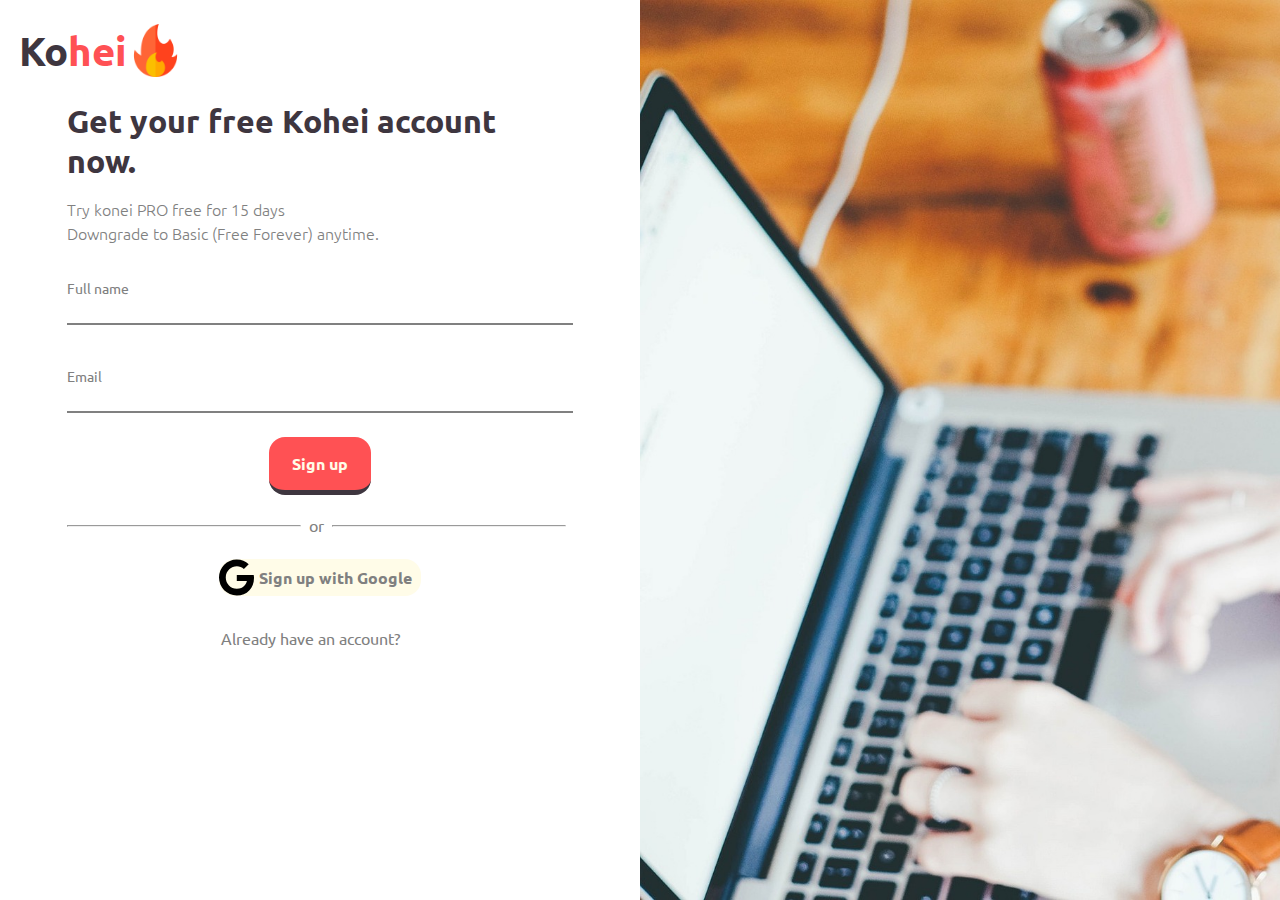
<file: login-form/index.html>
<!DOCTYPE html>
<html lang="en">
<head>
	<meta charset="UTF-8">
	<meta name="viewport" content="width=device-width, initial-scale=1.0">
	<title>
		Login - Kohei
	</title>
	<link rel="stylesheet" href="style.css">
	<link rel="icon" href="../images/fire.png">
</head>
<body>

	<!-- contaienr -->
	<div class="container">
		
		<!--logo -->
		<header class="logo">
			<h1 class="title-logo">
				Ko<span>hei</span>
			</h1>
		</header>
		
		<!-- login -->
		<main class="login">
			<div class="box-login">
				
				<!-- login message -->
				<div class="message-login">
					<h1 class="message-title">
						Get your free Ko<span>hei</span> account now.
					</h1>

					<h2 class="message-subtitle">
						Try konei PRO free for 15 days <br>
						Downgrade to Basic (Free Forever) anytime.
					</h2>
				</div>

				<!-- login form -->
				<form class="form">
					
					<!-- info -->
					<label for="full-name">Full name</label>
					<input type="text" id="full-name" class="full-name input" name="full-name">

					<label for="email">Email</label>
					<input type="email" id="email" class="email input" name="email">

					<!-- sign up button -->
					<input type="button" class="btn btn-default input" value="Sign up">
					<br>

					<div class="or">
						<hr class="line">
						<p>or</p>
						<hr class="line">
					</div>
					<br>

					<!-- sing up google button-->
					<input type="button" class="btn btn-google input" value="Sign up with Google">
				</form>
			</div>

			<!-- info already account -->
			<p class="footer"><a href="#" class="link">Already have an account?</a></p>
		</main>
	</div>
	<div class="image-aside"></div>
</body>
</html>
</file>
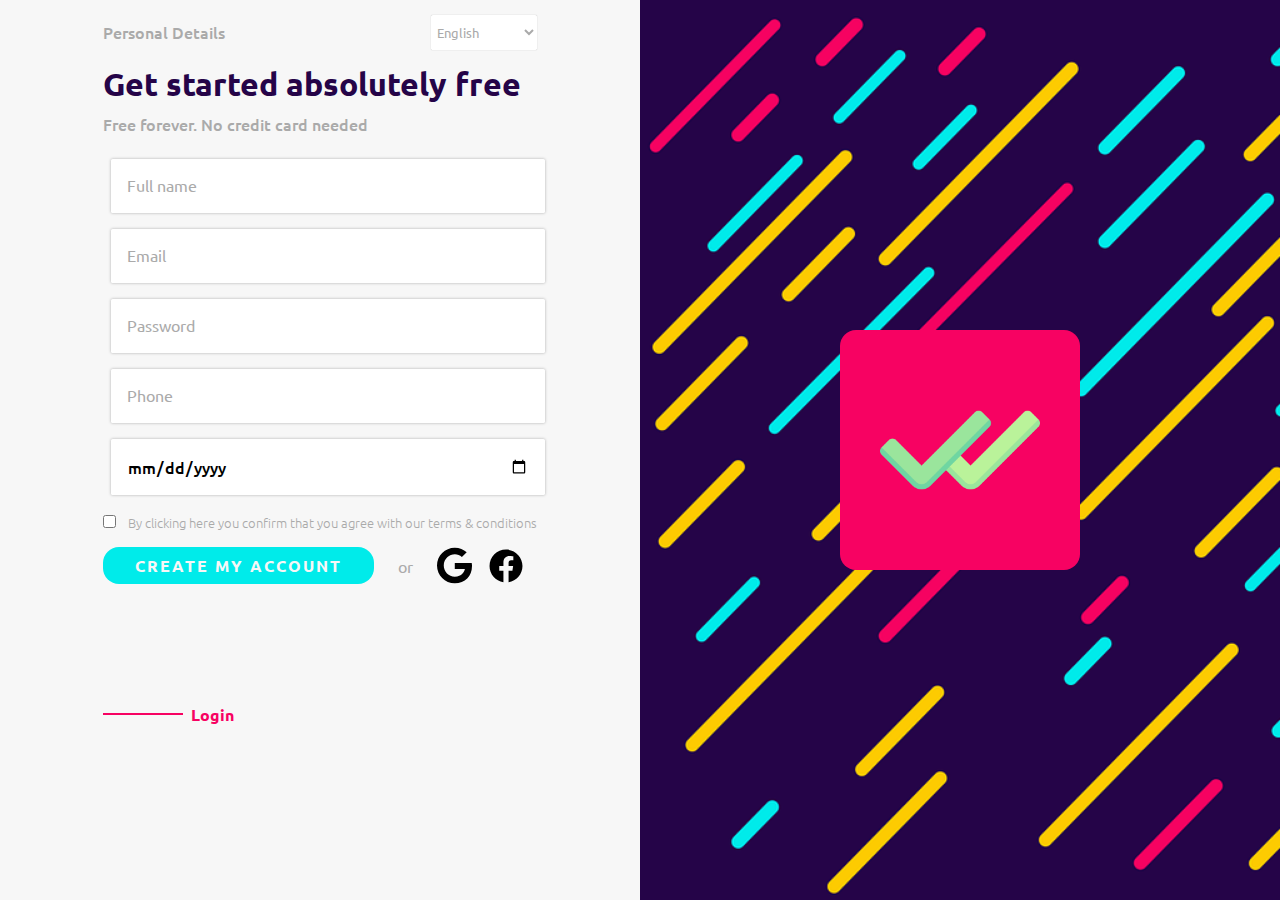
<file: register-form/index.html>
<!DOCTYPE html>
<html lang="en">
<head>
	<meta charset="UTF-8">
	<meta name="viewport" content="width=device-width, initial-scale=1.0">
	<title>
		Register - Sjekk
	</title>
	<link rel="stylesheet" href="style.css">
	<link rel="icon" href=../images/double-check.png>
</head>
<body>

	<!-- Container -->
	<div class="container">
		<!-- Header -->
		<div class="header">
				
			<!-- Personal Details -->
			<p class="text-header">
				Personal Details
			</p>

			<!-- Languages Selection -->
			<select name="languages" id="languages" class="languages">
				<option value="English">
					English
				</option>
				<option value="Portuguese">
					Portuguese
				</option>
			</select>
		</div>

		<!-- Login Box -->
		<main class="login-box">

			<!-- Text Login -->
			<div class="text-login">
				
				<!-- Title -->
				<h1 class="title">
					Get started absolutely free
				</h1>

				<!-- Subtitle -->
				<h2 class="subtitle">
					Free forever. No credit card needed
				</h2>
			</div>

			<!-- Form -->
			<form class="form">

				<!-- Inputs -->
				<div class="input-box">
					<input id="full-name" type="text" class="input full-name" name="full-name"  required>
					<label for="full-name" class="placeholder">
						Full name
					</label>
				</div>

				<div class="input-box">
					<input id="email" type="text" class="input email" name="email" required>
					<label for="email" class="placeholder">
						Email
					</label>
				</div>

				<div class="input-box">
					<input id="password" type="password" class="input password" name="password" required>
					<label for="password" class="placeholder">
						Password
					</label>
				</div>

				<div class="input-box">
					<input id="phone" type="tel" class="input phone" name="phone" required>
					<label for="phone" class="placeholder">
						Phone
					</label>
				</div>

				<div class="input-box">
					<input type="date" class="input date" name="date" required="required">
				</div>

				<!-- Confirm box -->
				<div class="confirm-box">
					<input id="checkbox" type="checkbox" class="checkbox" name="checkbox" required>
					<label for="checkbox" class="checkbox-label">
						By clicking here you confirm that you agree  with our terms & conditions
					</label>
				</div>

				<!-- Buttons/Submit box-->
				<div class="submit-box">
					
					<!-- Button default -->
					<input type="submit" class="btn-submit" value="CREATE MY ACCOUNT">

					<!-- or separation -->
					<p class="or">or</p>

					<!-- Buttons Midias -->
					<div class="midias">
						<!-- Button google -->
						<button class="btn btn-google"></button>

						<!-- Button facebook -->
						<button class="btn btn-facebook"></button>
					</div>
				</div>
			</form>
		</main>

		<!-- Footer -->
		<div class="footer">
			<hr class="line">
			<p>
				<a href="#" class="login-link">login</a>
			</p>
		</div>

	</div>

	<!-- Image side -->
	<div class="image-side">
		<div class="box-logo">
			<div class="image-logo"></div>
		</div>
	</div>
</body>
</html>
</file>
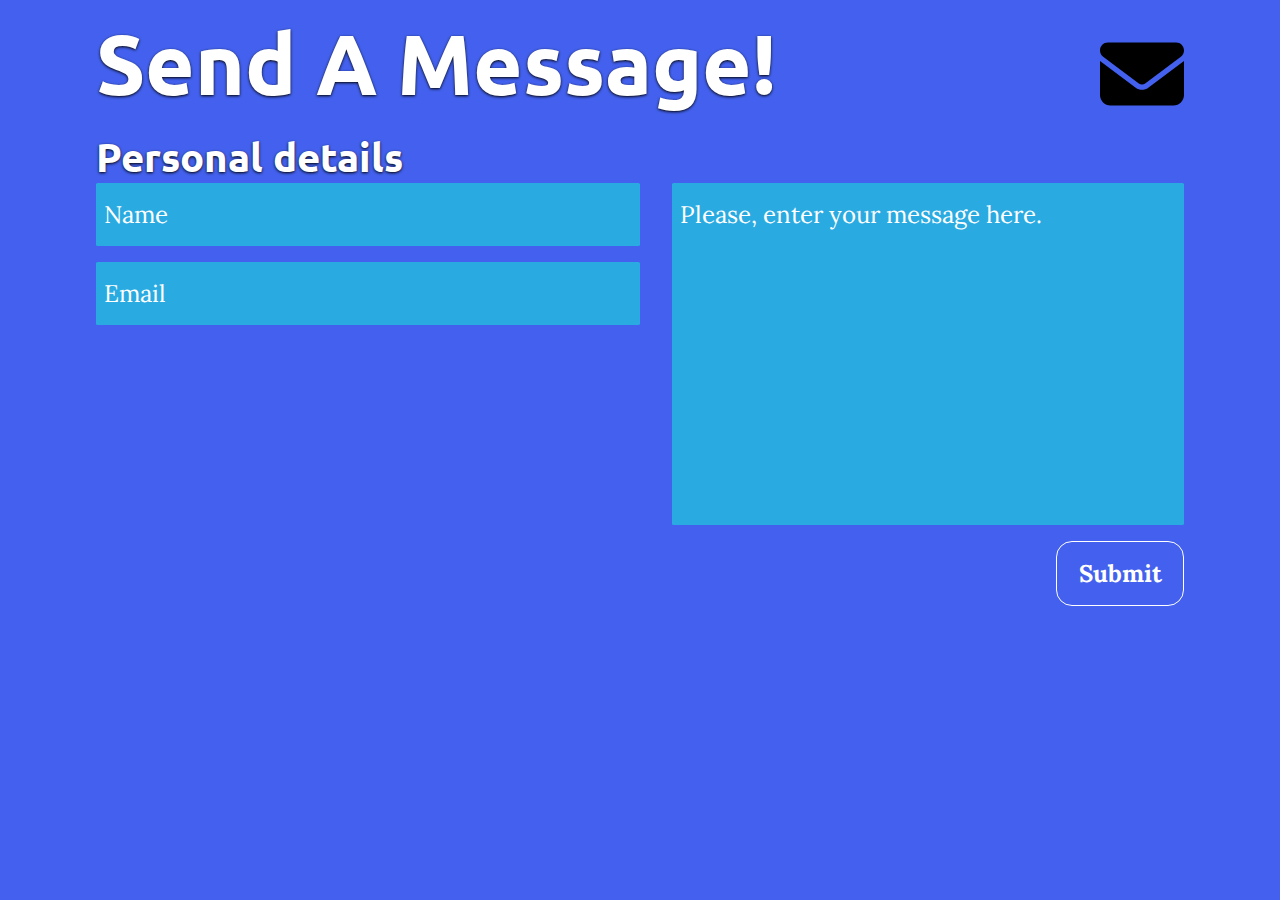
<file: send-a-message/index.html>
<!DOCTYPE html>
<html lang="en">
<head>
	<meta charset="UTF-8">
	<meta name="viewport" content="width=device-width, initial-scale=1.0">
	<title>
		Send a message
	</title>
	<link rel="stylesheet" href="style.css">
	<link rel="icon" href="../images/envelope-solid.svg">
</head>
<body>
	<div class="container">
		
		<!-- Logo -->
		<header class="logo">

			<!-- Title -->
			<h1 class="title">
				send a message!
			</h1>

			<!-- Image -->
			<div class="img"></div>
		</header>

		<!-- Content -->
		<main class="content">

			<!-- Personal details title -->
			<h2 class="title-form">
				Personal details
			</h2>

			<!-- Form -->
			<form class="form">

				<!-- Column 1 -->
				<div class="col-one">

					<!-- Personal details form -->
					<div class="personal-details">
						<input type="text" class="name input" name="name" placeholder="Name">
						<input type="email" class="email input" name="email" placeholder="Email">
					</div>
				</div>

				<!-- Column 2 -->
				<div class="col-two">
					<div class="message-box">
						<!-- Message -->
						<textarea name="message" class="message input" cols="30" rows="10" placeholder="Please, enter your message here."></textarea>

						<!-- Send message button -->
						<input type="submit" class="submit input" value="Submit">
					</div>
				</div>
			</form>
		</main>
	</div>
</body>
</html>
</file>
<file: login-form/style.css>
@import url('https://fonts.googleapis.com/css2?family=Lora&family=Ubuntu:wght@300;400;700&display=swap');

* {
	box-sizing: border-box;
	margin: 0;
	padding: 0;
}

:root {
	/* Colors */
	--white: #FFFCE8;
	--black : #3E363F;
	--gray: #808080;
	--light-red: #FF5154;
	--color-google: #C5C6D0;

	/* Fonts */
	--font-lora: 'Lora', serif;
	--font-ubuntu: 'Ubuntu', sans-serif;

	/* Border */
	--border: 2px solid var(--black);
}

/* Layout */
body {
	font-family: var(--font-ubuntu);
}

.container {
	max-width: 90%;
	margin: 1.5rem auto;

	color: var(--black);
}

/* 1024px - laptops */
@media (min-width: 1024px) {
	body {
		height: 100vh;
		display: flex;
	}

	.container {
		max-width: 50%;
	}

	.image-aside {
		background-image: url("../images/computer-write.jpg");
		background-repeat: no-repeat;		
		background-position: left center;
		background-size: cover;
		min-width: 50%;

	}
}

/* centralize classes */
.input,
.login,
.form p,
.footer {
	margin: 0 auto;
}

/* Header/Logo */
.logo {
	text-align: center;
	max-width: 85%;

	background-image: url(../images/fire.png);
	background-size: contain;
	background-position: right;
	background-repeat: no-repeat;
}

.title-logo {
	font-size: 4.5rem;
	font-weight: 700;
}

.logo span {
	color: var(--light-red);
}

/* 768px - tablets */
@media (min-width: 768px) {
	.logo {
		max-width: 42%;
		margin: 0 auto;
		text-align: left;
	}
}

/* 1024px - laptops */
@media (min-width: 1024px) {
	.logo {
		max-width: 27%;
		margin: 0;
	}

	.title-logo {
		font-size: 2.5rem;
	}
}

/* Main/Login */
.login {
	padding: 1.5rem 3rem;
	padding-bottom: 0;
}

/* Message login */
.message-title {
	line-height: 2.5rem;

	font-weight: 700;
}

.message-subtitle {
	margin-top: .5rem;
	line-height: 1.5rem;

	color: var(--gray);
	font-size: 1rem;
	font-weight: 300
}

/* 1024px - laptops */
@media (min-width: 1024px) {
	.message-title {
		max-width: 85%
	}

	.message-subtitle {
		margin-top: 1rem;
	}
}

/* form */
.form {
	margin-top: 2rem;
}

.form label {
	color: var(--gray);
	font-size: .9rem;
}

/* All inputs */
.input {
	margin-top: .3rem;
	margin-bottom: 1rem;
	width: 100%;

	display: block;
	border: none;
	outline: none;
	border-bottom: 2px solid var(--gray);

	font-size: 1rem;
	font-weight: 700;
	font-family: var(--font-ubuntu);
}

/* 1024px - laptops */
@media (min-width: 1024px) {
	.full-name {
		margin-bottom: 2.5rem;
	}
}

.full-name:hover,
.full-name:focus,
.email:hover,
.email:focus
{
	border-bottom: 2px solid var(--light-red);
	transition: .3s ease all;
}

/* All Buttons */
.btn {
	margin-top: 1.5rem;
	margin-bottom: 0;
	padding: 1rem 0;
	border-radius: 1rem;
	border-bottom: 0;
	cursor: pointer;
}

.btn:hover,
.btn:focus
{
	box-shadow: 0 0 .5rem var(--black);
}

/* Default Button */
.btn-default {
	max-width: 40%;

	border-bottom: 5px solid var(--black);
	background-color: var(--light-red);
	color: var(--white);
}

/* 768px - tablets */
@media (min-width: 768px) {
	.btn-default {
		max-width: 20%;
	}
}

/* 'or' section */
.form p {
	max-width: 5%;
	color: var(--gray);
	float: left;
	margin-left: .5rem;
	margin-right: .5rem;
}

.line {
	min-width: 45.2%;
	background-color: #bbb;
	float: left;
	margin: 3% 0;
}

/* 768px - tablets */
@media (min-width: 768px) {
	.line {
		min-width: 47.2%;
		margin: 2% 0;
	}
}

/* 1024px - laptops */
@media (min-width: 1024px) {
	.line {
		min-width: 46.2%;
	}
}

/* Google button */
.btn-google {
	max-width: 58%;
	padding: .5rem 0;
	padding-left: 2rem;

	background-image: url("../images/google.svg");
	background-repeat: no-repeat;
	background-position: left;

	font-weight: 700;
	color: var(--gray);
	background-color: var(--white);
}

/* Footer */
.footer {
	max-width: 57%;
	margin-top: 1.5rem;
}

/* 768px - tablets */
@media(min-width: 768px) {
	.btn-google {
		max-width: 34%;
	}

	.footer {
		max-width: 34%;
	}
}

/* 1024px - laptops */
@media (min-width: 1024px) {
	.btn-google {
		max-width: 40%;
	}

	.footer {
		max-width: 39%;
		margin-top: 2rem;
	}
}

.link {
	text-decoration: none;
	color: var(--gray);
	transition: .3s ease all;
}

.link:hover,
.link:focus
{
	color: var(--light-red);
	font-weight: 700;
	outline: none;
	transition: .3s ease all;
}
</file>
<file: register-form/style.css>
@import url('https://fonts.googleapis.com/css2?family=Ubuntu:wght@300;400;700&display=swap');

:root {
	/* Neutral Colors */
	--white: #F7F7F7;
	--black: #250448;
	--gray: #AAAAAA;

	/* Primary Colors */
	--red: #F70262;
	--green: #9AE59C;
	--blue: #00EBEA;

}

*,
*::before,
*::after {
	box-sizing: border-box;
	margin: 0;
	padding: 0;
}

/* Layout */
body {
	background-color: var(--white);
	font-family: 'Ubuntu', sans-serif;
}

.container {
	max-width: 90%;
	margin: 0 auto;
	margin-bottom: 0;
	display: grid;
	grid-template-rows: 4rem auto auto;
}

/* Image Side */
@media (min-width: 768px) {
	body {
		min-height: 100vh;
		display: flex;
	}

	.container {
		max-width: 44%;
	}

	.image-side {
		min-width: 50%;
		display: grid;
		place-items: center;

		background-image: url("../images/background-one.png");
		background-repeat: no-repeat;
		background-size: cover;
	}

	/* Box Inside The Image Side/Logo */
	.box-logo {
		min-width: 15rem;
		min-height: 15rem;
		display: inherit;

		background-color: var(--red);
		border-radius: 1rem;
	}

	.image-logo {
		min-width: 10rem;
		min-height: 10rem;
		margin: auto;

		background-image: url(../images/double-check.png);
		background-repeat: no-repeat;
		background-size: contain;
	}
}

/* 943px container - login */
@media(min-width: 943px) {
	.container {
		grid-template-rows: 4rem 30rem auto;
	}
} 

/* Header */
.header {
	display: flex;
	justify-content: space-between;
	align-items: center;
	gap: 1rem;
}

/* personal details */
.text-header {
	color: var(--gray);
	font-weight: 500;
}

.languages {
	padding: .5rem 1rem .5rem .1rem;

	border: none;
	border-radius: .1rem;
	background-color: #fff;
	color: var(--gray);
	box-shadow: 0 0 1px var(--gray);	
	font-family: inherit;
	line-height: 2rem;
	cursor: pointer;
}

.languages:hover,
.languages:focus {
	outline: none;
	box-shadow: 0 0 .5rem var(--black);
}

/* Main/Login Box */
.text-login {
	margin-bottom: 1.5rem;
}

.title {
	margin-bottom: .5rem;

	color: var(--black);
}

.subtitle {
	color: var(--gray);
	font-weight: 500;
	font-size: 1rem;
}

/* Input Box */
.input-box {
	position: relative;
}

/* Input */
.input {
	display: block;
	min-width: 100%;
	padding: 1rem;
	margin: 1rem 0;

	font-family: inherit;
	font-weight: 500;
	border: none;
	border-radius: .1rem;
	box-shadow: 0 0 3px var(--gray);
	font-size: 1rem;
}

@media (min-width: 768px) {
	.input {
		margin: 1rem .5rem;
	}
}

/* Placeholder */
.placeholder {
	position: absolute;
	top: 0;
	padding: 1rem 1.5rem;

	color: var(--gray);
	pointer-events: none;
	transition: 0.3s;
}

.input:valid ~ .placeholder,
.input:focus ~ .placeholder {
	color: var(--black);
    transform: translateX(10px) translateY(-12px);
    background-color: var(--white);
    padding: 0 .5rem;
    font-weight: 700;
    font-size: .9rem;
    letter-spacing: .1rem;
}

.input:hover,
.input:focus {
	outline: 2px solid var(--blue);
}

/* Confirm Box */
.confirm-box {
	margin: 1rem 0;
}

.checkbox {
	cursor: pointer;
}

.checkbox-label {
	padding-left: .5rem;

	line-height: 1rem;
	color: var(--gray);
	font-weight: 300;
	font-size: .8rem;
}

/* Buttons/Submit Box */
.submit-box {
	margin-bottom: 1rem;
	flex-direction: column;
	align-items: center;
	display: flex;
}

/* 768px - Icons */
@media (min-width: 768px) {
	.submit-box {
		flex-direction: row;
		justify-content: space-between;
	}
}

/* 915px - Icons */
@media (max-width: 915px) {
	.submit-box {
		flex-direction: column;
		gap: .5rem;
	}
}

/* Submit default */
.btn-submit {
	padding: .5rem 2rem;

	border: none;
	outline: none;
	font-size: inherit;
	text-transform: uppercase;
	font-family: inherit;
	font-weight: 700;
	background-color: var(--blue);
	color: var(--white);
	border-radius: 1rem;
	letter-spacing: 2px;
	cursor: pointer;
}

.btn-submit:hover,
.btn-submit:focus {
	box-shadow:
		0 0 2rem rgba(0, 0, 0, .24);
}

/* Or line */
.or {
	color: var(--gray);
	margin: .5rem 0;
}

.btn {
	border: none;
	cursor: pointer;
	background-color: #fff;
	padding: .5rem;
	font-size: 1rem;
	color: var(--gray);
}

/* Buttons clicked */
.btn:active,
.btn-submit:active {
    transform: translateY(4px);
}

/* Google Button  */
.btn-google {
	background-image: url("../images/google.svg");
	background-color: transparent;
	background-repeat: no-repeat;
	background-size: contain;
	margin-right: 1rem;
}

.btn-google::after {
	padding-left: 1.8rem;
	content: "Google";
}

/* Facebook Button */
.btn-facebook {
	background-image: url("../images/facebook.svg");
	background-color: transparent;
	background-repeat: no-repeat;
	background-size: contain;
}

.btn-facebook::after {
	padding-left: 2rem;

	content: 'Facebook';
}

@media (min-width: 915px) {
	.or {
		margin: 0;
	}

	.btn-google {
		padding: .6rem;
		margin: 0;
	}

	.btn::after {
		content: " ";
		margin: 0;
	}
}

/* Footer/Login */
.footer {
	display: flex;
	align-items: center;
	margin-bottom: 1rem;
}

.line {
	min-width: 5rem;
	min-height: 2px;
	margin-right: .5rem;

	border: none;
	background-color: var(--red);
}

.login-link {
	text-decoration: none;
	text-transform: capitalize;
	font-weight: 700;
	color: var(--red);
}

.login-link:hover,
.login-link:focus {
	outline: none;
	color: var(--blue);
}
</file>
<file: send-a-message/style.css>
@import url('https://fonts.googleapis.com/css2?family=Lora&family=Ubuntu:wght@300;400;700&display=swap');

/*==============
	Variables
============*/

:root {
	/* Colors */
	--light-blue: #29ABE2;
	--purple: #662D91;
	--pink: #F72585;
	--skyblue: #4361EE;
	--very-dark-blue: #190B28;

	/* Fonts */
	--font-lora: 'Lora', serif;
	--font-ubutu: 'Ubuntu', sans-serif;

	/* Border */
	--border-base: 2px solid #000;
}

/* General style */
* {
	box-sizing: border-box;
	margin: 0;
	padding: 0;
}

/* Layout */
body {
	background-color: var(--skyblue);
	font-family: var(--font-ubutu);
	color: #fff;
}

.container {
	max-width: 85%;
	height: 100vh;
	margin: 0 auto;
	padding: 2rem 0;

	text-shadow: 0 1px 3px black;
}

@media (min-width: 375px) and (max-width: 1000px) {
	.container {
		height: auto;
	}
}

/* Logo */
.logo {
	max-width: 69%;
	margin: 0 auto;
}

.title {
	display: inline;

	font-size: 5.3rem;
	font-weight: 700;
	text-transform: capitalize;
	line-height: 4rem;
}

.img {
	float: right;

	background-image: url(../images/envelope-solid.svg);
	background-repeat: no-repeat;
	background-size: contain;
	background-position: center;
	width: 5.25em;
	height: 5.25em;
	max-width: 100%;
}

@media (min-width: 375px) and (max-width: 1000px) {
	.logo {
		text-align: center;
		max-width: 100%;
	}

	.title {	
		font-size: 4.5rem;
	}

	.img {
		float: none;
		margin: 1rem auto;
	}
}

@media (min-width: 1000px) and (max-width: 1350px) {
	.logo {
		max-width: 100%;
	}
}

/* Content */
.content {
	margin-top: 2rem;
}

/* Title form */
.title-form {
	font-size: 2.5rem;
/*	padding-left: .5rem;*/
	font-weight: 700;
}

/* Form -- Columns */
.form {
	width: 100%;
	display: flex;
	gap: 2rem;

/*	border: var(--border-base);*/
}

@media (min-width: 375px) and (max-width: 1000px) {
	.form {
		flex-direction: column;
		gap: 0;
	}
}

/* Input */
.input {
	display: block;
	padding: 1rem .5rem;
	margin-bottom: 1rem;

	font-weight: 300;
	font-size: 1.5rem;
	font-family: var(--font-lora);
	border: none;
	background-color: var(--light-blue);
	color: #fff;
	border-radius: .1rem;
	outline: none;
	transition: .3s all ease;
}

.input:hover,
.input:focus {
	box-shadow: 0 0 10px var(--very-dark-blue);
	transition: .1s all ease;

}

/* selection color */
::selection {
	background-color: var(--very-dark-blue);
}

/* placeholder color */
::placeholder {
  color: #fff;
  opacity: 1;
}

:-ms-input-placeholder {
  color: #fff;
}

::-ms-input-placeholder {
  color: #fff;
}

/* Column 1 */
.col-one {
	min-width: 50%;
	
/*	border: var(--border-base);*/
}

.personal-details .input {
	width: 100%;
}

/* Column 2 */
.col-two {
	width: 50%;
}

@media (min-width: 375px) and (max-width: 1000px) {
	.col-two {
		width: 100%
	}
}

.message-box {
/*	border: var(--border-base);*/
}

@media (min-width: 375px) and (max-width: 1000px) {
	.message-box::before {
		content: "Message";
		font-size: 2.5rem;
		font-weight: 700;
	}
}

.message {
	width: 100%;
	resize: none;
	overflow: auto;
}

.submit {
	float: right;
	background-color: var(--skyblue);
	width: 25%;
	padding: 1rem 0;

	font-weight: 700;
	cursor: pointer;
	border-radius: 1rem;
	border: 1px solid #fff;
	margin: 0;
}

.submit:hover,
.submit:focus {
	background-color: var(--very-dark-blue);
	color: skyblue;
}

@media (min-width: 375px) and (max-width: 1000px) {
	.submit {
		float: none;
		width: 50%;
		margin: 0 auto;
	}
}
</file>
